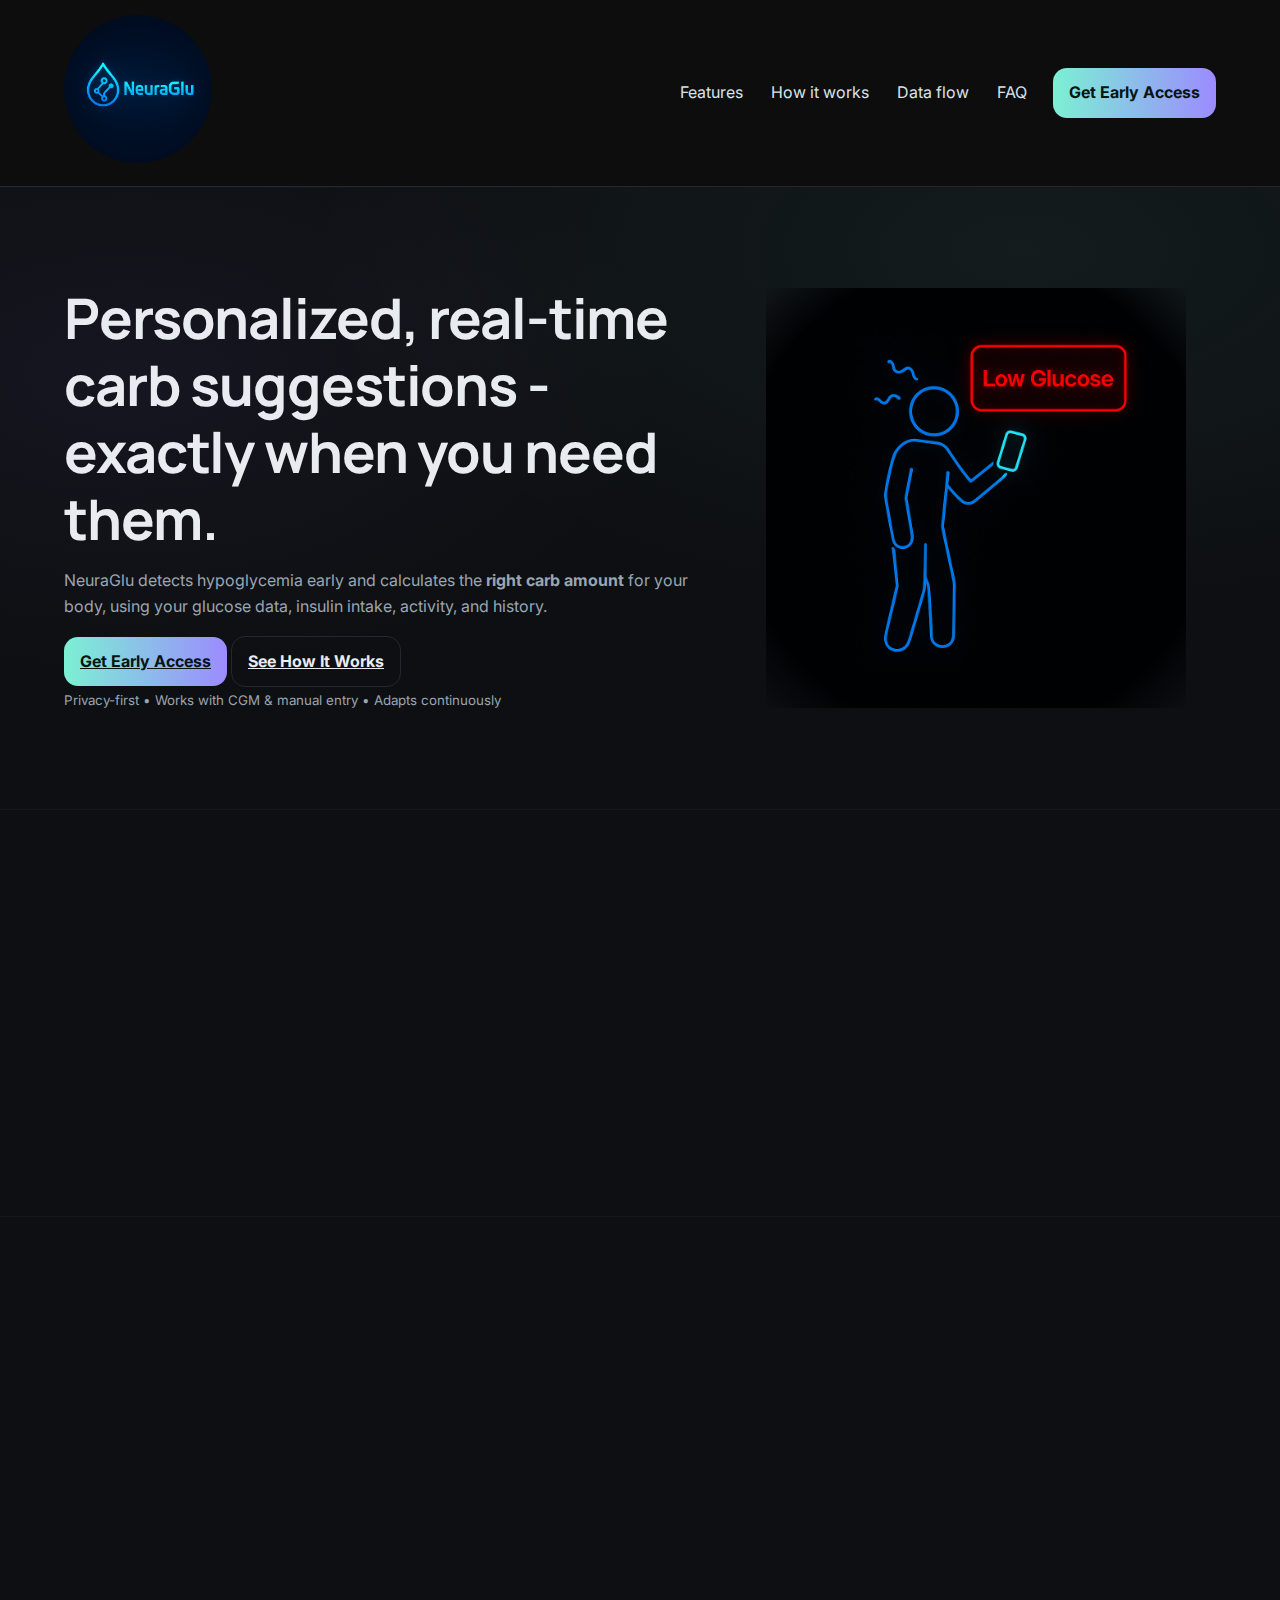
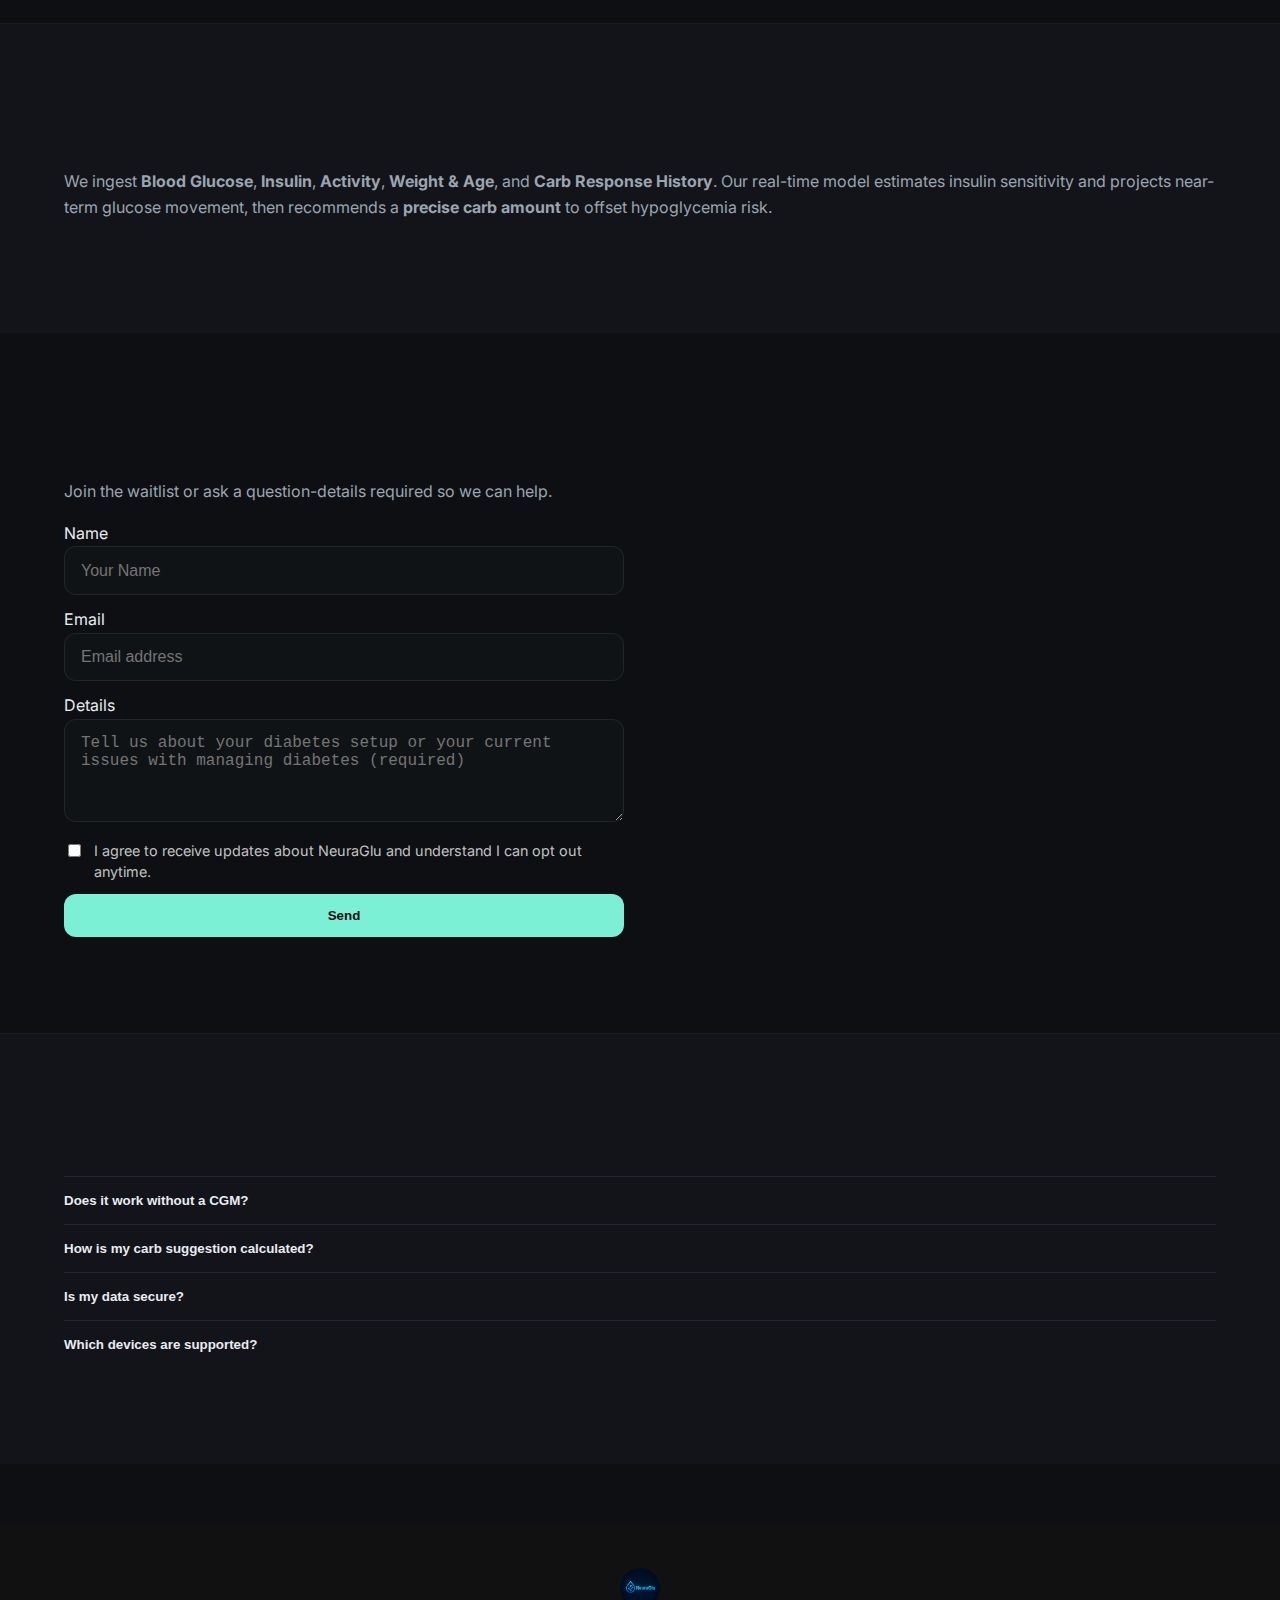
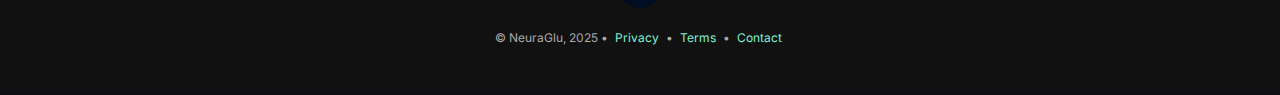
<file: neuraglu-site/index.html>
<!doctype html>
<html lang="en">
  <head>
    <meta charset="utf-8" />
    <meta name="viewport" content="width=device-width, initial-scale=1" />
    <title>NeuraGlu – Personalized, Real‑Time Carb Suggestions</title>

    <!-- Fonts -->
    <link rel="preconnect" href="https://fonts.gstatic.com" crossorigin>
    <link href="https://fonts.googleapis.com/css2?family=Inter:wght@400;600;700&family=Manrope:wght@700;800&display=swap" rel="stylesheet">

    <!-- Styles -->
    <link rel="stylesheet" href="styles.css" />

    <!-- Favicon -->
    <link rel="icon" href="assets/logo.png" />

    <!-- Open Graph -->
    <meta property="og:title" content="NeuraGlu – Personalized, Real‑Time Carb Suggestions" />
    <meta property="og:description" content="Detect hypoglycemia early and get precise, personalized carb suggestions." />
    <meta property="og:image" content="assets/og-image.png" />
    <meta property="og:type" content="website" />
    <meta property="og:url" content="https://your-site-url.com" />

    <!-- Twitter -->
    <meta name="twitter:card" content="summary_large_image" />
    <meta name="twitter:title" content="NeuraGlu – Personalized, Real‑Time Carb Suggestions" />
    <meta name="twitter:description" content="Detect hypoglycemia early and get precise, personalized carb suggestions." />
    <meta name="twitter:image" content="assets/og-image.png" />
  </head>
<body>
  <a class="skip" href="#main">Skip to content</a>

  <header class="site-header">
    <div class="container nav">
      <a href="index.html">
        <img src="assets/logo.png" alt="NeuraGlu" class="logo" />
      </a>
      <nav aria-label="Primary">
        <a href="#features">Features</a>
        <a href="#how">How it works</a>
        <a href="data-flow.html">Data flow</a>
        <a href="#faq">FAQ</a>
        <a href="#early" class="btn btn--primary nav__cta" id="nav-early">Get Early Access</a>
      </nav>
    </div>
  </header>

     <main id="main">
        <!-- Hero -->
         <section class="section hero" id="hero">
           <div class="container hero__grid">
             <div class="hero__copy reveal">
                <h1> Personalized, real-time carb suggestions - exactly when you need them. </h1>
                <p class="muted">
                    NeuraGlu detects hypoglycemia early and calculates the <strong>right carb amount</strong> for your body,
                    using your glucose data, insulin intake, activity, and history.
                </p>
                <div class="hero__cta">
                    <a href="#early-access" class="btn btn--primary" id="cta-early">Get Early Access</a>
                    <a href="#how" class="btn btn--ghost">See How It Works</a>
                    </div>
                    <small class="muted">Privacy-first • Works with CGM & manual entry • Adapts continuously</small>
                    </div>

                    <!-- Simple placeholder for the data-flow visual-->
                     <div class="hero__art hero-parallax">
                       <img src="assets/low-glucose-dizzy.png" 
                            alt="Dizzy figure with low glucose popup" 
                            class="hero-illustration">
                     </div>
                 </div>
                 </section>

                 <!-- Features-->
                  <section class="section" id="features">
                    <div class="container">
                        <h2>Built for precise, timely decisions</h2>
                        <div class="grid-4">
                            <article class="card tilt reveal">
                                <div class="card__shine" aria-hidden="true"></div>
                                <h3>Real-time Hypo Detection</h3>
                                <p>Continuously monitors trends to anticipate hypoglycemia before it hits.</p>
                                </article>
                                <article class="card tilt reveal">
                                    <div class="card__shine" aria-hidden="true"></div>
                                    <h3>Personalized Carb Dose</h3>
                                    <p>Calculates an exact carb amount tailored to your insulin sensitivity.</p>
                                    </article>
                                    <article class="card tilt reveal">
                                        <div class="card__shine" aria-hidden="true"></div>
                                        <h3>Continuous Learning</h3>
                                        <p> Improves with every reading, factoring history and response to carbs.</p>
                                        </article>
                                        <article class="card tilt reveal">
                                            <div class="card__shine" aria-hidden="true"></div>
                                            <h3>Seamless Inputs</h3>
                                            <p>Works with CGMs or manual entries, plus insulin and activity data.</p>
                                            </article>
                                        </div>
                                    </div>
                                </section>

                                <!-- How it works -->
                                <section class="section" id="how">
                                  <div class="container">
                                    <h2>From your data to a personalized carb suggestion</h2>
                                    <div class="grid-4">
                                      <div class="step reveal">
                                        <span class="step__num">1</span>
                                        <div><b>Connect or Log</b><p>Link your CGM or enter glucose manually.</p></div>
                                      </div>
                                      <div class="step reveal">
                                        <span class="step__num">2</span>
                                        <div><b>Add Context</b><p>Provide weight, age, insulin intake, and activity.</p></div>
                                      </div>
                                      <div class="step reveal">
                                        <span class="step__num">3</span>
                                        <div><b>Model Computes ISF</b><p>We refine your insulin sensitivity factor from your data.</p></div>
                                      </div>
                                      <div class="step reveal">
                                        <span class="step__num">4</span>
                                        <div><b>Precise Carb Suggestion</b><p>On hypo risk, you get a real-time carb dose suggestion.</p></div>
                                      </div>
                                  </div>
                                </section>

                                <!-- Data Flow (will be made interactive later) -->
                                <section class="section section--elev" id="data-flow">
                                  <div class="container">
                                    <div class="dataflow-copy">
                                      <h2>How NeuraGlu turns your data into the <span class="grad-text">right carbs at the right time</span></h2>
                                      <p class="muted">
                                        We ingest <b>Blood Glucose</b>, <b>Insulin</b>, <b>Activity</b>, <b>Weight &amp; Age</b>, and <b>Carb Response History</b>.
                                        Our real-time model estimates insulin sensitivity and projects near-term glucose movement, then recommends a
                                        <b>precise carb amount</b> to offset hypoglycemia risk.
                                      </p>
                                    </div>
                                  </div>
                                </section>

                                <section class="section" id="early-access">
                                  <div class="container">
                                    <h2>Get Early Access</h2>
                                    <p class="muted">Join the waitlist or ask a question-details required so we can help.</p>
                  

                                    <form id="eaForm" class="cta-form" action="https://formspree.io/f/mvgwpglj" method="POST" novalidate>
                                      <!-- honeypot-->
                                       <input type="text" name="_gotcha" tabindex="-1" autocomplete="off" style="position:absolute;left:-9999px" aria-hidden="true">

                                       <div class="form-row">
                                        <label class="sr-only" for="ea-name">Name</label>
                                        <input id="ea-name" name="name" type="text" placeholder="Your Name" required>
                                       </div>

                                       <div class="form-row">
                                       <label class="sr-only" for="ea-email">Email</label>
                                       <input id="ea-email" name="email" type="email" placeholder="Email address" required>
                                      </div>
                                      
                                      <div class="form-row">
                                        <label class="sr-only" for="ea-details">Details</label>
                                        <textarea id="ea-details" name="details" rows="4" placeholder="Tell us about your diabetes setup or your current issues with managing diabetes (required)" required></textarea>
                                      </div>
                                      
                                      <!-- Optional: tag for filtering in Inbox-->
                                       <input type="hidden" name="source" value="neuraglu-site-early-access">

                                       <label class="consent">
                                        <input id="ea-consent" name="consent" type="checkbox" required>
                                        I agree to receive updates about NeuraGlu and understand I can opt out anytime.
                                       </label>

                                       <button id="ea-submit" class="btn btn--brand" type="submit">
                                        Send
                                      </button>

                                       <p id="ea-success" class="form-msg is-success" hidden>Thanks! We've received your request</p>
                                       <p id="ea-error" class="form-msg is-error" hidden>Please check the fields and try again.</p>
                                    </form>
                                  </div>
                                </section>

                                <!-- FAQ (will fill details later) -->
                                 <section class="section section--elev" id="faq">
                                  <div class="container faq">
                                      <h2>FAQ</h2>
                                  <div class="faq-item">
                                  <button class="faq-question">Does it work without a CGM?</button> 
                                  <div class="faq-answer">
                                  <p>Yes. You can manually enter glucose readings; NeuraGlu still computes personalized carb suggestions using your other inputs.</p>
                                  </div>
                               </div>
                               <div class="faq-item">
                          <button class="faq-question">How is my carb suggestion calculated?</button>
                          <div class="faq-answer">
                          <p>We combine your glucose trend, insulin timing, activity, weight/age, and past responses to estimate insulin sensitivity and hypo risk.</p>
                          </div>
                      </div>
                      <div class="faq-item">
                  <button class="faq-question">Is my data secure?</button>
                  <div class="faq-answer">
                  <p>We use encryption in transit and at rest. Only essential data is stored, and you control deletion at any time.</p>
              </div>
           </div>
          <div class="faq-item">
      <button class="faq-question">Which devices are supported?</button> 
      <div class="faq-answer">
          <p>Manual entry works today; CGM integrations are planned.</p>
      </div>
      </div>
      </section>
      </main>

      <footer class="site-footer">
  <div class="container footer__grid">
    <img src="assets/logo.png" alt="NeuraGlu" class="logo" />
    <small class="muted">
      © NeuraGlu, 2025 • 
      <a href="privacy.html">Privacy</a> • 
      <a href="terms.html">Terms</a> • 
      <a href="contact.html">Contact</a>
    </small>
  </div>
</footer>

              <script src="main.js"></script>
              </body>
              </html>
</file>
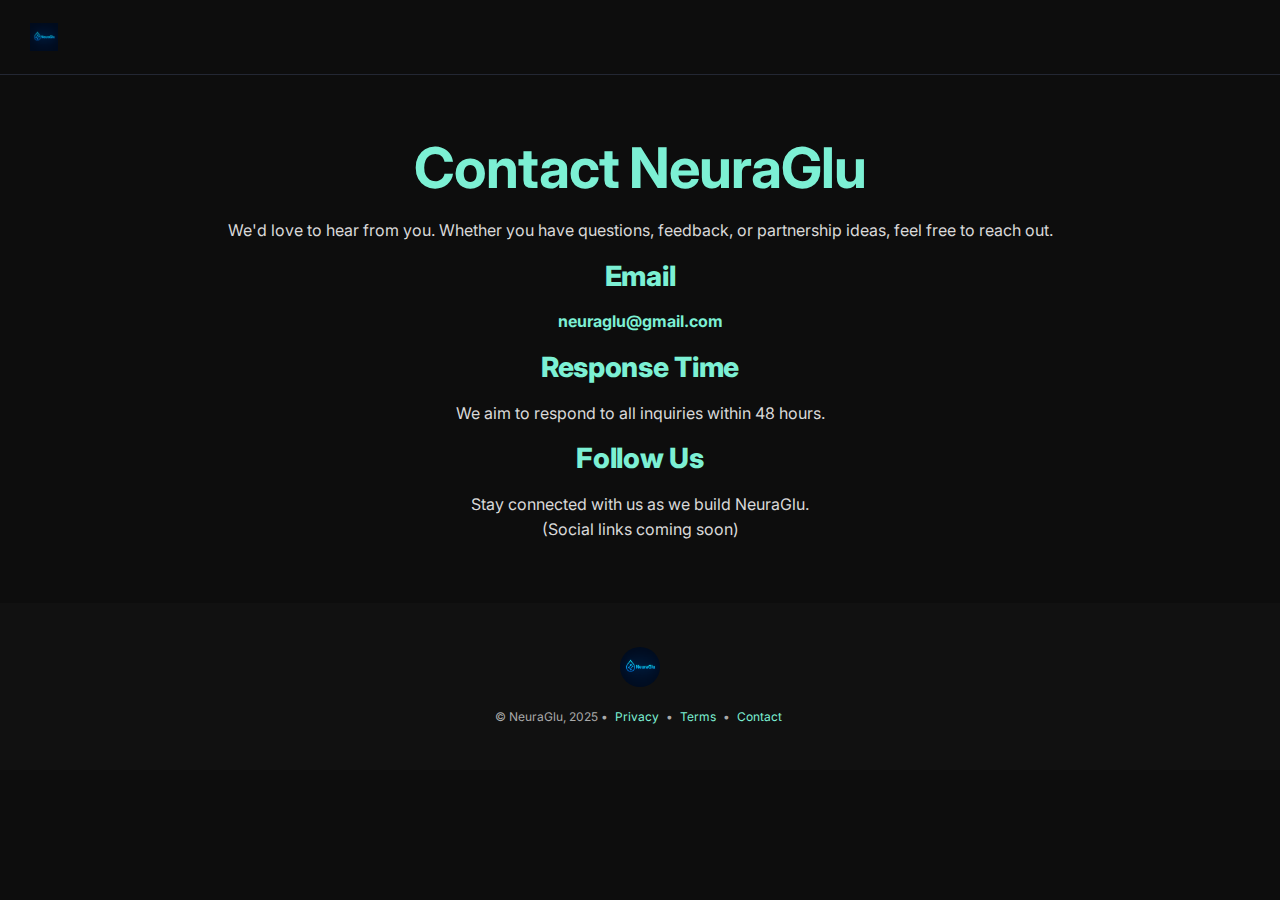
<file: neuraglu-site/contact.html>
<!DOCTYPE html>
<html lang="en">
    <head>
        <meta charset="UTF-8">
        <title>Contact Us | NeuraGlu</title>
        <link rel="stylesheet" href="styles.css">
    </head>
    <body class="page">

        <!-- Fonts -->
<link rel="preconnect" href="https://fonts.gstatic.com" crossorigin>
<link href="https://fonts.googleapis.com/css2?family=Inter:wght@400;600;700&family=Manrope:wght@700;800&display=swap" rel="stylesheet">

        <!-- Header -->
         <header class="site-header">
            <nav>
                <a href="index.html" class="logo-link">
                    <img src="assets/logo.png" alt="NeuraGlu Logo" class="logo-img">
                    </a>
            </nav>
         </header>

         <!-- Main Content -->
        <main class="legal-container contact-page">
            <h1>Contact NeuraGlu</h1>
            <p>We'd love to hear from you. Whether you have questions, feedback, or partnership ideas, feel free to reach out.</p>

            <h2>Email</h2>
            <p><a href="mailto:neuraglu@gmail.com">neuraglu@gmail.com</a></p>
            
            <h2>Response Time</h2>
            <p>We aim to respond to all inquiries within 48 hours.</p>

            <h2>Follow Us</h2>
            <p>Stay connected with us as we build NeuraGlu.<br>(Social links coming soon)</p>
        </main>

        <!-- Footer -->
        <footer class="site-footer">
  <div class="container footer__grid">
    <img src="assets/logo.png" alt="NeuraGlu" class="logo" />
    <small class="muted">
      © NeuraGlu, 2025 • 
      <a href="privacy.html">Privacy</a> • 
      <a href="terms.html">Terms</a> • 
      <a href="contact.html">Contact</a>
    </small>
  </div>
</footer>

    </body>
</html>
</file>
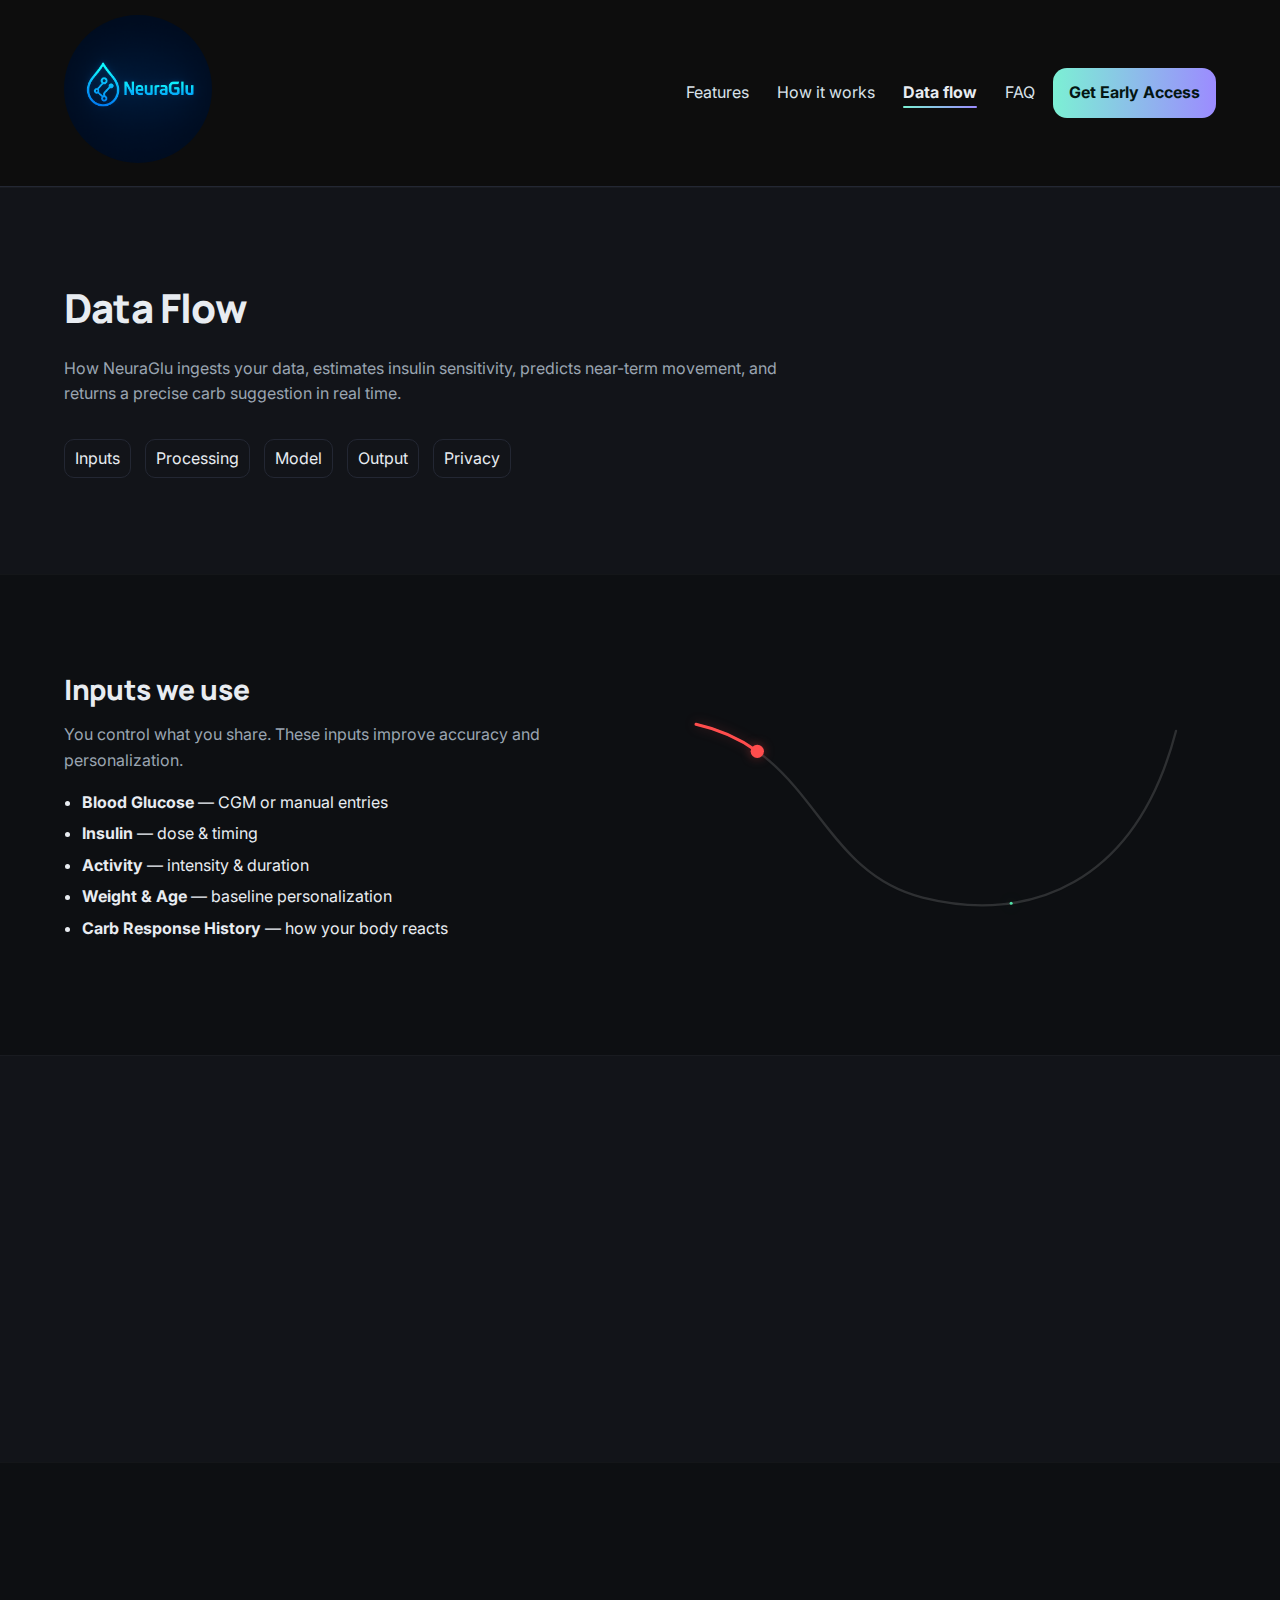
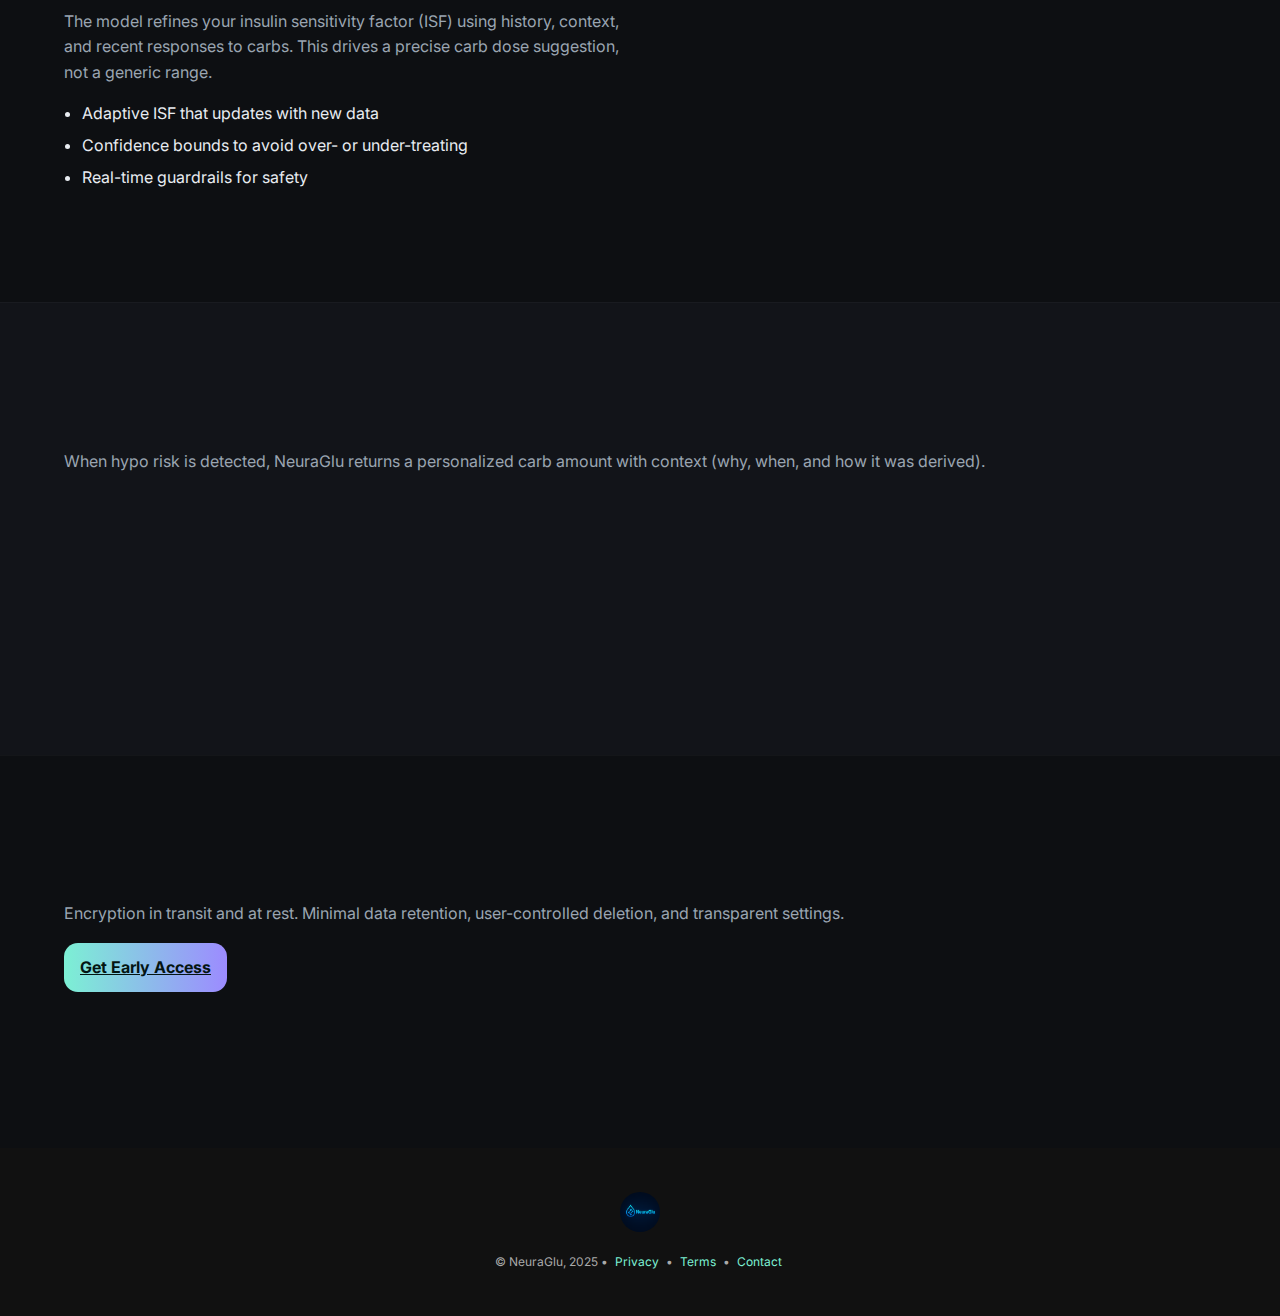
<file: neuraglu-site/data-flow.html>
<!doctype html>
<html lang="en">
  <head>
    <meta charset="utf-8" />
    <meta name="viewport" content="width=device-width, initial-scale=1" />
    <title>NeuraGlu – Data Flow</title>

    <!-- Fonts (same as index.html) -->
    <link rel="preconnect" href="https://fonts.gstatic.com" crossorigin>
    <link href="https://fonts.googleapis.com/css2?family=Inter:wght@400;600;700&family=Manrope:wght@700;800&display=swap" rel="stylesheet">

    <!-- Styles -->
    <link rel="stylesheet" href="styles.css" />
  </head>
  <body>
    <a class="skip" href="#main">Skip to content</a>

    <header class="site-header">
      <div class="container nav">
        <a href="index.html">
          <img src="assets/logo.png" alt="NeuraGlu" class="logo" />
         </a>
        <nav aria-label="Primary">
          <a href="index.html#features">Features</a>
          <a href="index.html#how">How it works</a>
          <a href="data-flow.html" class="is-active">Data flow</a>
          <a href="index.html#faq">FAQ</a>
          <a href="index.html#early" class="btn btn--primary">Get Early Access</a>
        </nav>
      </div>
    </header>

    <main id="main">
      <!-- Page intro / overview -->
      <section class="section dataflow-page" id="overview">
        <div class="container">
          <h1>Data Flow</h1>
          <p class="muted">
            How NeuraGlu ingests your data, estimates insulin sensitivity, predicts near-term movement,
            and returns a precise carb suggestion in real time.
          </p>

          <!-- local page nav -->
          <nav class="subnav" aria-label="Data Flow sections">
            <a href="#inputs">Inputs</a>
            <a href="#pipeline">Processing</a>
            <a href="#model">Model</a>
            <a href="#output">Output</a>
            <a href="#privacy">Privacy</a>
          </nav>
        </div>
      </section>

      <!-- Inputs -->
      <section class="section" id="inputs">
        <div class="container dataflow-grid">
          <div>
            <h2>Inputs we use</h2>
            <p class="muted">You control what you share. These inputs improve accuracy and personalization.</p>
            <ul class="bulleted">
              <li><b>Blood Glucose</b> — CGM or manual entries</li>
              <li><b>Insulin</b> — dose &amp; timing</li>
              <li><b>Activity</b> — intensity &amp; duration</li>
              <li><b>Weight &amp; Age</b> — baseline personalization</li>
              <li><b>Carb Response History</b> — how your body reacts</li>
            </ul>
          </div>
          <div>
            <div class="inputs-visual" aria-label="Glucose trend diagram">
  <svg id="trendSVG" viewBox="0 0 800 420" role="img" width="100%" height="100%" preserveAspectRatio="xMidYMid meet">
    <!-- Base path (subtle, always visible) -->
    <path id="trendPath"
          d="M40,80 
             C220,120 220,300 380,340 
             S700,320 760,90"
          class="trend-path"/>

    <!-- Overlay strokes that "draw in" as progress -->
    <path id="progressRed"   d="M40,80 C220,120 220,300 380,340 S700,320 760,90" class="trend-path progress progress--red"/>
    <path id="progressGreen" d="M40,80 C220,120 220,300 380,340 S700,320 760,90" class="trend-path progress progress--green"/>

    <!-- Moving ball -->
    <circle id="ball" r="10" cx="40" cy="80" class="trend-ball"/>
  </svg>
</div>
          </div>
        </div>
      </section>

      <!-- Processing pipeline -->
      <section class="section section--elev" id="pipeline">
        <div class="container">
          <h2>Processing pipeline</h2>
          <div class="grid-4">
            <article class="card tilt reveal">
              <div class="card__shine"></div>
              <h3>1) Ingest</h3>
              <p>Normalize readings, align timestamps, and validate ranges.</p>
            </article>
            <article class="card tilt reveal">
              <div class="card__shine"></div>
              <h3>2) Features</h3>
              <p>Trend, rate of change, insulin-on-board, recent activity markers.</p>
            </article>
            <article class="card tilt reveal">
              <div class="card__shine"></div>
              <h3>3) Personalize</h3>
              <p>Estimate ISF per user from history and context.</p>
            </article>
            <article class="card tilt reveal">
              <div class="card__shine"></div>
              <h3>4) Predict</h3>
              <p>Short-horizon glucose movement + hypo risk scoring.</p>
            </article>
          </div>
        </div>
      </section>

      <!-- Model -->
      <section class="section" id="model">
        <div class="container dataflow-grid">
          <div>
            <h2>Model &amp; ISF</h2>
            <p class="muted">
              The model refines your insulin sensitivity factor (ISF) using history, context,
              and recent responses to carbs. This drives a precise carb dose suggestion, not a generic range.
            </p>
            <ul class="bulleted">
              <li>Adaptive ISF that updates with new data</li>
              <li>Confidence bounds to avoid over- or under-treating</li>
              <li>Real-time guardrails for safety</li>
            </ul>
          </div>
        </div>
      </section>

      <!-- Output -->
      <section class="section section--elev" id="output">
        <div class="container">
          <h2>Output: precise carb suggestion</h2>
          <p class="muted">
            When hypo risk is detected, NeuraGlu returns a personalized carb amount with context (why, when, and how it was derived).
          </p>
          <div class="grid-4">
            <article class="card">
              <h3>Suggested carbs</h3>
              <p>Personalized grams with an explanation of factors considered.</p>
            </article>
            <article class="card">
              <h3>Timing</h3>
              <p>Immediate vs staged intake depending on predicted movement.</p>
            </article>
            <article class="card">
              <h3>Follow-up</h3>
              <p>Optional recheck window and guardrails for retesting.</p>
            </article>
            <article class="card">
              <h3>Adaptation</h3>
              <p>The system learns from your response to improve next time.</p>
            </article>
          </div>
        </div>
      </section>

      <!-- Privacy -->
      <section class="section" id="privacy">
        <div class="container">
          <h2>Privacy &amp; security</h2>
          <p class="muted">
            Encryption in transit and at rest. Minimal data retention, user-controlled deletion, and transparent settings.
          </p>
          <a href="index.html#early" class="btn btn--primary">Get Early Access</a>
        </div>
      </section>
    </main>

    <footer class="site-footer">
  <div class="container footer__grid">
    <img src="assets/logo.png" alt="NeuraGlu" class="logo" />
    <small class="muted">
      © NeuraGlu, 2025 • 
      <a href="privacy.html">Privacy</a> • 
      <a href="terms.html">Terms</a> • 
      <a href="contact.html">Contact</a>
    </small>
  </div>
</footer>

    <script src="main.js"></script>
  </body>
</html>
</file>
<file: neuraglu-site/styles.css>
:root{
    --bg:#0D0F12;
    --bg-elev:#121419;
    --text:#E8ECF1;
    --muted:#9AA5B1;
    --brand:#7CF0D4;
    --brand2:#9C8BFF;
    --stroke:#232733;
    --radius:16px;
    --container:1120px;
}

*{box-sizing:border-box}
html,body{height:100%}
body{
    margin:0;
    color:var(--text);
    background:var(--bg);
    font:400 16px/1.6 Inter, system-ui, -apple-system, Segoe UI, Roboto, Arial, sans-serif;
}

h1,h2,h3{font-family:Manrope, Inter, system-ui; line-height:1.2; margin:0 0 12px}
h1{font-size:44px}
h2{font-size:28px}
h3{font-size:18px}
.muted{color:var(--muted)}
.grad-text{
    background:linear-gradient(90deg, var(--brand), var(--brand2));
    -webkit-background-clip:text; background-clip:text; color:transparent;
    }

    /* Layout */
    .container{max-width:var(--container); margin:auto; padding:0 24px}
    .section{padding:72px 0; border-top:1px solid var(--stroke)}
    .section--elev{background:var(--bg-elev)}
    .grid-4{display:grid; grid-template-columns:repeat(4, minmax(0,1fr)); gap:16px}
    .grid-2{display:grid; grid-template-columns:1.2fr 1fr; gap:24px}
    .hero__grid{display:grid; grid-template-columns:1.2fr 1fr; gap:32px; align-items:center}
    .dataflow{display:grid; grid-template-columns:1.2fr 1fr; gap:24px; align-items:center}
    .footer__grid{display:flex; align-items:center; gap:12px; padding:24px 0}

    /* Header */
    .site-header{
        position:sticky; top:0; z-index:50;
        backdrop-filter: blur(8px);
        background:rgba(13,15,18,.7);
        border-bottom:1px solid var(--stroke);
    }
    .nav{display:flex; align-items:center; gap:16px}
    .logo {
      width:148px;
      height:148px;
      border-radius:50%;
      object-fit:cover;
    }
    .logo--sm {
      width:96px;
      height:96px;
      border-radius:50%;
      object-fit:cover;
    }
    nav{margin-left:auto; display:flex; gap:8px; align-items:center}
    nav a{color:var(--text); text-decoration:none; padding:8px 10px; position:relative}
    nav a:not(.btn):hover{transform:translateY(-1px)}
    nav a:not(.btn)::after{
        content:""; position:absolute; left:10px; right:10px; bottom:6px; height:2px; border-radius:2px;
        background:linear-gradient(90deg, var(--brand), var(--brand2));
        opacity:0; transition:opacity .2s ease;
    }
    nav a:hover::after{opacity:1}

    /* Buttons */
    .btn{
        display:inline-block; border-radius:14px; padding:12px 16px; font-weight:700; cursor:pointer; border:1px solid var(--stroke);
        transition:transform .12s ease, box-shadow .2s ease, background-color .2s ease;
     }
     .btn--primary{
        color: #041512; border:0;
        background:linear-gradient(90deg, var(--brand), var(--brand2));
        box-shadow:0 0 0 0 rgba(124,240,212,0);
     }
.btn--primary:hover{transform:translateY(-1px); box-shadow:0 0 0 6px rgba(124,240,212,.15)}
.btn--ghost{color:var(--text); background:transparent}
.btn--ghost:hover{background:#0F1217}

/* Cards & Steps */
.card{
    background: linear-gradient(180deg, rgba(18,20,25,.9), rgba(18,20,25,.8));
    backdrop-filter: blur(4px);
    border: 1px solid rgba(124,240,212,.12);
    position: relative;
    overflow: hidden;
    border-radius: var(--radius);
    padding: 18px;
    transition: transform .15s ease, box-shadow .2s ease, border-color .2s ease;
}
.card:hover{transform:translateY(-3px); box-shadow:0 14px 30px rgba(0,0,0,.35); border-color:var(--brand)}

.step{
    display:flex; gap:12px; align-items:flex-start;
    background:var(--bg-elev); border:1px solid var(--stroke); border-radius:14px; padding:16px;
    transition:transform .15s ease, border-color .2s ease;
    }
    .step:hover{transform:translateY(-2px); border-color:var(--brand)}
    .step__num{
        display:grid; place-items:center; width:32px; height:32px; border-radius:10px; font-weight:800; color:#041512;
        background:linear-gradient(90deg, var(--brand), var(--brand2));
    }

    /* Forms */
    .form{
        background:var(--bg-elev); border:1px solid var(--stroke); border-radius:var(--radius); padding:16px; display:grid; gap:12px;
    }
    .form label{display:grid; gap:6px; color:var(--text)}
    .form input{
        background:#0F1217; color:var(--text); border:1px solid var(--stroke); border-radius:10px; padding:12px;
    }

    /* Hero SVG animation */
    .flow-svg{width:100%; height:auto; display:block; filter:drop-shadow(0 0 6px rgba(124,240,212,.25))}
    .flow{
        fill:none; stroke:url(#g1); stroke-width:4; stroke-linecap:round;
    }
    .pulse{
        fill:none; stroke:url(#g1); stroke-width:3; stroke-linecap:round; stroke-dasharray:4 10;
        animation:dash 2.4s linear infinite;
    }
    @keyframes dash{to{stroke-dashoffset:-140}}

    /* FAQ (details) */
    .faq details{
        border-top:1px solid var(--stroke);
        padding:16px 0;
    }
    .faq summary{
        cursor:pointer; list-style:none; font-weight:600;
    }
    .faq summary::-webkit-details-marker{display:none}
    .faq p{color:var(--muted); margin:10px 0 0}

    /* Accessibility */
    .skip {
        position:absolute; left:-9999px; top:auto; width:1px; height:1px; overflow:hidden;
    }
.skip:focus{
    left:16px; top:16px; width:auto; height:auto; background:#000; color:#fff; padding:6px 10px; border-radius:6px;
}

/* Responsive */
@media (max-width:960px){
    .grid-4{grid-template-columns:1fr 1fr}
    .hero__grid, .grid-2, .dataflow{grid-template-columns:1fr}
    h1{font-size:36px}
}
@media (max-width:520px){
    .grid-4{grid-template-columns:1fr}
    h1{font-size:30px}
}

.dot {
    fill: var(--brand);
    filter: drop-shadow(0 0 6px rgba(124, 240, 212, 0.5));
}

.faq-item { border-top: 1px solid var(--stroke); }
.faq-question {
    background: none; border:0; color: var(--text);
    font-weight: 600; width: 100%; text-align: left;
    padding: 16px 0; cursor: pointer;
}
.faq-answer {
    max-height: 0; overflow: hidden;
    transition: max-height .4s ease, opacity .4s ease;
    opacity: 0; color: var(--muted);
}
.faq-item.open .faq-answer {
    max-height: 200px; opacity: 1; padding-bottom: 12px;
}

.hero{
    background:
    radial-gradient(1200px 600px at 80% 10%, rgba(124,240,212,.06), transparent 60%),
    radial-gradient(900px 500px at 10% 30%, rgba(156,139,255,.06), transparent 60%),
    #0D0F12;
}

@media (min-width: 1120px){
    h1{ font-size: 56px; letter-spacing: -0.02em; }
}

:root{ --container: 1200px; }
.section{ padding:96px 0; }

/* ---- Buttons: glow + press ---- */
.btn--primary {
    transition: transform .12s ease, box-shadow .25s ease, filter .25s ease;
}
.btn--primary:hover {
    transform: translateY(-1px);
    box-shadow: 0 0 0 6px rgba(124,240,212,.15), 0 8px 28px rgba(0,0,0,.35);
    filter: saturate(1.05);
}
.btn--primary:active { transform: translateY(0); }

/* Ghost sutle border tint */
.btn--ghost:hover { border-color: rgba(124,240,212,.35); }

/* Card tilt base */
.tilt {
    transform-style: preserve-3d;
    will-change: transform, box-shadow, border-color;
    transition: transform .18s ease, box-shadow .25s ease, border-color .2s ease;
}
.tilt:hover {
    box-shadow: 0 16px 40px rgba(0,0,0,.45);
    border-color: rgba(124,240,212,.35);
}
.tilt .card__shine {
    pointer-events: none;
    position: absolute; inset: 0; border-radius: var(--radius);
    background: radial-gradient(600px 200px at var(--mx,50%) var(--my,50%), rgba(124,240,212,.12), transparent 60%);
    opacity: 0; transition: opacity .2s ease;
}
.tilt:hover .card__shine { opacity: 1; }

/* ---- Scroll reveal ---- */
.reveal {
    opacity: 0;
    transform: translateY(14px);
    transition: opacity .7s cubic-bezier(.22,.61,.36,1), transform .7s cubic-bezier(.22,.61,.36,1);
}
.reveal.is-in {
    opacity: 1;
    transform: none;
}
.reveal[data-delay="1"] { transition-delay: .08s; }
.reveal[data-delay="2"] { transition-delay: .16s; }
.reveal[data-delay="3"] { transition-delay: .24s; }

/* ---- Hero parallax safety ---- */
.hero-parallax { perspective: 800px; }
.hero-parallax .flow-svg { will-change: transform; transition: transform .15s ease; }

/* ---- Reduced motion ---- */
@media (prefers-reduced-motion: reduce) {
    .btn--primary, .tilt, .reveal, .hero-parallax .flow-svg { transition: none !important; }
    .reveal { opacity: 1; transform: none; }
}

/* --- Sticky header shadow on scroll --- */ 
.site-header.scrolled {
    background: rgba(13,15,18,.82);
    box-shadow: 0 8px 24px rgba(0,0,0,.35), inset 0 -1px 0 var(--stroke);
}

/* --- Active nav link (scroll-spy) --- */
nav a.is-active:not(.btn) {
    color: var(--text);
    font-weight: 700;
}
nav a.is-active:not(.btn)::after {
    opacity: 1; 
}

/* Headline contrast + tracking */
h2 { font-weight: 800; letter-spacing: -0.01em; }

/* Section separators softer */
.section { border-top: 1px solid rgba(255,255,255,.03); }

/* Nav link base color a bit brighter */
header nav a:not(.btn) { 
  color: #D9E2EA; 
}
header nav a:not(.btn):hover { 
  color: var(--text); 
}

/* Hero art sizing */
 .hero__art .flow-svg { 
   max-width: 520px; 
   width: 100%; 
 }

/* Hero illustration styling */
.hero-illustration {
  width: 100%;
  max-width: 420px;   /* adjust size to taste */
  height: auto;
  display: block;
  margin: 0 auto;
  animation: floaty 4s ease-in-out infinite;


/* Fade edges */
-webkit-mask-image: radial-gradient(circle, rgba(0,0,0,1) 80%, rgba(0,0,0,0) 100%);
-webkit-mask-repeat: no-repeat;
-webkit-mask-position: center;
-webkit-mask-size: cover;

mask-image: radial-gradient(circle, rgba(0,0,0,1) 80%, rgba(0,0,0,0) 100%);
mask-repeat: no-repeat;
mask-position: center;
mask-size: cover;
}

/* Subtle floating animation */
@keyframes floaty {
  0%, 100% { transform: translateY(0); }
  50%      { transform: translateY(-10px); }
}

/* Optional: glowing effect */
.hero-illustration:hover {
  filter: drop-shadow(0 0 12px rgba(124, 240, 212, 0.6))
          drop-shadow(0 0 20px rgba(156, 139, 255, 0.5));
  transition: filter 0.3s ease;
}
@media (min-width: 1280px) {
  .hero__grid { 
    grid-template-columns: 1.2fr 0.9fr; 
  }
}

/* Sticky header transitions + scrolled state */
.site-header { 
  transition: background .2s ease, box-shadow .25s ease; 
  backdrop-filter: blur(8px); /* frosted-glass effect */
}
.site-header.scrolled {
  background: rgba(13, 15, 18, 0.86);
  box-shadow: 0 10px 28px rgba(0, 0, 0, 0.45),
              inset 0 -1px 0 var(--stroke);
}


/* Adjust positions for smaller screens */
@media (max-width: 768px) {
  .flow-label--top-left,
  .flow-label--bottom-left,
  .flow-label--center-left { left: 0; }

  .flow-label--top-right,
  .flow-label--bottom-right { right: 0; }

  .flow-label--output {
    bottom: -40px;
    font-size: 13px;
  }
}

.flow-label {
  transition: color .4s ease, border-color .4s ease, opacity .4s ease;
}

.flow-label.active {
  color: var(--text);
  border-color: var(--brand2);
  opacity: 1;
}

/* Diagram sizing */
.dataflow-diagram { position:relative; max-width:640px; margin:auto; }

/* Wires + main flow */
.flow {
  fill:none; stroke-width:4; stroke-linecap:round;
  filter: drop-shadow(0 0 6px rgba(124,240,212,.25));
}
.wire {
  fill:none; stroke:rgba(124,240,212,.35); stroke-width:2.5; stroke-linecap:round;
}
.pulse {
  fill:none; stroke:rgba(156,139,255,.45); stroke-width:2; stroke-linecap:round;
  stroke-dasharray:4 12; animation: dash 2.4s linear infinite;
}
.dot { fill: var(--brand); filter: drop-shadow(0 0 6px rgba(124,240,212,.6)); }
.tap { fill:#9C8BFF; }

@keyframes dash { to { stroke-dashoffset:-160; } }

/* Input/Output nodes */
.node{
  position:absolute; z-index:2;
  padding:10px 12px; border:1px solid var(--stroke); border-radius:12px;
  background: var(--bg-elev);
  color: var(--text); font:600 13px/1.2 Inter, system-ui;
  box-shadow: 0 1px 0 rgba(0,0,0,.2);
}
.node small{ display:block; margin-top:4px; color:var(--muted); font-weight:500; }
.node--bg{ background: linear-gradient(180deg, rgba(18,20,25,.95), rgba(18,20,25,.85)); }
.node--out{
  border-color: var(--brand);
  box-shadow: 0 0 0 1px rgba(124,240,212,.25);
}

/* Responsive positions (keep boxes inside on small screens) */
@media (max-width: 768px){
  .node{ font-size:12px; }
  .node[style*="left:12px; top:440px"]{ left:4px; top:440px; }
  .node[style*="left:10px; top:294px"]{ left:4px; top:294px; }
  .node[style*="left:22px; top:130px"]{ left:4px; top:130px; }
  .node[style*="left:250px; top:30px"]{ left:200px; top:20px; }
  .node[style*="right:70px; top:100px"]{ right:8px; top:96px; }
  .node.node--out{ right:4px; top:206px; }
}
.node {
  transition: transform .25s ease, box-shadow .25s ease, border-color .25s ease, color .25s ease;
}
.node.active {
  transform: translateY(-2px) scale(1.03);
  border-color: var(--brand);
  box-shadow: 0 0 0 1px rgba(124,240,212,.25), 0 10px 24px rgba(0,0,0,.35);
}
.node.active small { color: var(--text); }

.wire { transition: stroke .25s ease, stroke-width .25s ease, opacity .25s ease; }
.wire.active { stroke: rgba(124,240,212,.9); stroke-width: 3.5; }

.tap { transition: opacity .25s ease; opacity: .8; }
.tap.blink { animation: tapBlink .6s ease-in-out 3; }
@keyframes tapBlink { 0%,100%{ opacity:.4 } 50%{ opacity:1 } }

/* Respect reduced motion */
@media (prefers-reduced-motion: reduce) {
  .node { transition: none; }
  .wire { transition: none; }
  .tap { animation: none !important; }
}

/* ==========================
   Data Flow Page Styling
   ========================== */
   .dataflow-page {
    padding: 96px 0;
    background: var(--bg-elev);
   }

   .dataflow-page h1 {
    font-size: 40px;
    font-weight: 800;
    margin-bottom: 24px;
   }

   .dataflow-page p {
    color: var(--muted);
    max-width: 720px;
    margin-bottom: 32px;
   }

   /* Optional: a grid layout for content + visuals */
   .dataflow-grid {
    display: grid;
    grid-template-columns: 1fr 1fr;
    gap: 32px;
    align-items: center;
   }

   @media (max-width: 768px) {
    .dataflow-grid {
      grid-template-columns: 1fr;
    }
   }

   /* Data Flow page helpers */
   .subnav {
    display: flex; gap: 14px; flex-wrap: wrap; margin-top: 16px;
   }
   .subnav a {
    color: var(--text); text-decoration: none; padding: 6px 10px;
    border: 1px solid var(--stroke); border-radius: 10px;
   }
   .subnav a:hover { border-color: var(--brand); }

   .bulleted { padding-left: 18px; }
   .bulleted li { margin-bottom: 6px; }

   .placeholder-box {
    display:grid; place-items:center; height:220px; border-radius: var(--radius);
    border:1px dashed rgba(124,240,212,.35); color: var(--muted);
    background: linear-gradient(180deg, rgba(18,20,25,.9), rgba(18,20,25,.8));
   }

   .inputs-visual{
  width: 100%;
  max-width: 640px;
  margin-inline: auto;
  aspect-ratio: 16 / 8;
}

.trend-path{
  fill: none;
  stroke: rgba(255,255,255,0.14);
  stroke-width: 3.5;
  stroke-linecap: round;
  filter: drop-shadow(0 1px 0 rgba(0,0,0,.35));
}

/* Overlay progress strokes */
.progress{
  stroke-width: 4.5;
  stroke-linecap: round;
  stroke-dasharray: 1 999; /* will be set precisely by JS */
  stroke-dashoffset: 0;    /* will be adjusted by JS */
  transition: opacity 300ms ease;
}
.progress--red   { stroke: #ff4d4d; filter: drop-shadow(0 0 8px rgba(255,77,77,.25)); }
.progress--green { stroke: #51e2a7; filter: drop-shadow(0 0 10px rgba(81,226,167,.35)); }

.trend-ball{
  fill: #ff4d4d;
  filter: drop-shadow(0 0 8px rgba(255,77,77,.35));
  transition: fill 400ms ease, filter 400ms ease;
}
.trend-ball.is-green{
  fill: #51e2a7;
  filter: drop-shadow(0 0 10px rgba(81,226,167,.6));
}

@media (prefers-reduced-motion: reduce){
  #trendSVG { animation: none !important; }
}

/* Early Access form */
.cta-form {
  display: grid;
  gap: 12px;
  max-width: 560px;
}

.form-row input,
.form-row textarea {
  width: 100%;
  padding: 0.9rem 1rem;
  border-radius: 0.75rem;
  background: #101315;
  border: 1px solid rgba(255, 255, 255, 0.08);
  color: #fff;
  font-size: 1rem;
}

.form-row input:focus,
.form-row textarea:focus {
  outline: none;
  border-color: var(--brand, #7cf0d4);
}

textarea {
  resize: vertical;
  min-height: 100px;
}

.consent {
  font-size: 0.9rem;
  color: rgba(255, 255, 255, 0.75);
  display: flex;
  gap: 0.6rem;
  align-items: flex-start;
  line-height: 1.4;
}

.btn.btn--brand {
  padding: 0.9rem 1.4rem;
  border-radius: 0.75rem;
  background: var(--brand, #7cf0d4);
  color: #0d0f10;
  font-weight: 600;
  border: none;
  cursor: pointer;
  transition: background 0.25s ease;
}

.btn.btn--brand:hover {
  background: #66dbc3; /* lighter shade on hover */
}

.form-msg {
  font-size: 0.95rem;
  margin-top: 0.25rem;
}

.is-success {
  color: #51e2a7;
}

.is-error {
  color: #ff6767;
}

#early-access { scroll-margin-top: calc(var(--header-h, 80px) + 16px); }

.hero-illustration,
.hero-illustration * { pointer-events: none; }

/* subtle highlight pulse for the nav CTA */
.nav__cta {
  position: relative;
  z-index: 3;
  transition: transform .2s ease, box-shadow .3s ease;
}

.cta-highlight {
  transform: translateY(-1px) scale(1.02);
  animation: ctaPulse 1.2s ease-out;
}

@keyframes ctaPulse {
  0% { box-shadow: 0 0 0 0 rgba(124,240,212,.35); }
  100% { box-shadow: 0 0 0 14px rgba(124,240,212,0); }
}

/* respect reduced motion */
@media (prefers-reduced-motion: reduce) {
  .cta-highlight { animation: none; transform: none; }
}

/* Legal & Contact Pages */
.page {
  background: #0d0d0d;
  color: #f2f2f2;
  font-family: "Inter", sans-seriff;
  line-height: 1.6;
}

.legal-container {
  max-width: 900px;
  margin: 60px auto;
  padding: 0 20px;
}

.legal-container h1,
.legal-container h2 {
  color: #7cf0d4;
}

.legal-container p,
.legal-container li {
  color: #d9d9d9;
}

.legal-container a {
  color: #7cf0d4;
  text-decoration: none;
  font-weight: bold;
}

.legal-container a:hover {
  text-decoration: underline;
}

.legal-container ul {
  margin-left: 20px;
  list-style: disc;
}

.contact-page {
  text-align: center;
}

/* Header */
.site-header {
  background: #111;
  padding: 15px 20px;
  text-align: left;
}
.site-header .logo-link {
  font-size: 1.2rem;
  font-weight: bold;
  color: #7cf0d4;
  text-decoration: none;
}
.site-header .logo-link:hover {
  text-decoration: underline;
}

/* Footer */
.site-footer {
  margin-top: 60px;
  padding: 20px;
  text-align: center;
  background: #111;
  color: #aaa;
  font-size: 0.9rem;
}
.site-footer a {
  color: #7cf0d4;
  text-decoration: none;
  margin: 0 5px;
}
.site-footer a:hover {
  text-decoration: underline;
}

/* Header */
.site-header {
  background: #111;
  padding: 15px 20px;
  text-align: left;
}

.logo-link {
  display: inline-block;
}

.logo-img {
  height: 40px; /* adjust to match homepage */
  width: auto;
  vertical-align: middle;
}

.site-footer small a {
  color: #7cf0d4;
  text-decoration: none;
  margin: 0 4px;
}

.site-footer small a:hover {
  text-decoration: underline;
}

.site-footer {
  margin-top: 60px;
  padding: 20px;
  text-align: center;
  background: #111;
  color: #aaa;
  font-size: 0.9rem;
}

.site-footer .logo {
  height: 40px;
  width: auto;
  display: block;
  margin: 0 auto 10px;
}

.site-footer small {
  display: block;
  color: #aaa;
}

.site-footer small a {
  color: #7cf0d4;
  text-decoration: none;
  margin: 0 4px;
}

.site-footer small a:hover {
  text-decoration: underline;
}

.site-footer a[aria-current="page"] {
  text-decoration: underline;
  font-weight: bold;
}

.site-footer {
  margin-top: 60px;
  padding: 20px;
  background: #111;
  text-align: center;   /* Center all content */
}

.site-footer .footer__grid {
  display: flex;
  flex-direction: column;
  align-items: center;   /* Center horizontally */
  gap: 10px;
}

.site-footer .logo {
  height: 40px;
  width: auto;
}

/* Header layout */
.site-header { position: sticky; top: 0; z-index: 50; background:#0d0d0d; }
.nav { display:flex; align-items:center; gap:16px; min-height:64px; }
.logo-img { height: 28px; width:auto; display:block; }

/* Links inline on desktop */
.nav__links { display:flex; align-items:center; gap:18px; margin-left:auto; }
.nav__links a { text-decoration:none; }
.nav__cta { margin-left: 8px; }

/* Toggle hidden on desktop */
.nav__toggle { display:none; border:0; background:transparent; color:#f2f2f2; font-size:1.5rem; line-height:1; padding:6px 8px; }

/* Collapse at tablet/phone widths */
@media (max-width: 860px) {
  .logo-img { height: 24px; }

  .nav__toggle { display:inline-block; margin-left:auto; }
  .nav__links {
    position: fixed;
    right: 16px;
    top: 64px;
    background:#111;
    border:1px solid rgba(255,255,255,.08);
    box-shadow: 0 8px 32px rgba(0,0,0,.4);
    border-radius: 12px;
    padding: 12px;
    gap: 8px;
    flex-direction: column;
    min-width: 210px;
    display: none;           /* hidden by default */
  }
  .nav__links.is-open { display:flex; }
  .nav__links a { width:100%; padding:8px 10px; border-radius:8px; }
  .nav__links a:hover { background: rgba(255,255,255,.04); }

  /* Make CTA full width inside the menu */
  .nav__cta { width:100%; text-align:center; margin-left:0; }
}

/* Optional: prevent the floating CTA pill from overlapping on mobile */
@media (max-width: 860px) {
  .btn.nav__cta { position: static; }
}

.btn--brand {
  background: linear-gradient(90deg, #7cf0d4, #a78bfa);
  color: #000;
  font-weight: 600;
  padding: 0.65rem 1.25rem;
  border-radius: 12px;
  display: inline-block;
  text-align: center;
  text-decoration: none;
  transition: transform 0.15s ease, box-shadow 0.15s ease;
}

.btn--brand:hover {
  transform: translateY(-2px);
  box-shadow: 0 4px 12px rgba(0, 0, 0, 0.2);
}

:root {
  --font-sans: "Inter", "Manrope", system-ui, -apple-system, "Segoe UI", Roboto, Helvetica, Arial, "Apple Color Emoji", "Segoe UI Emoji";
}

/* Global */
html, body { font-family: var(--font-sans); }

/* Make sure legal pages inherit the same font */
.page, .legal-container,
.legal-container h1, .legal-container h2, .legal-container p, .legal-container li {
  font-family: var(--font-sans);
}
</file>
